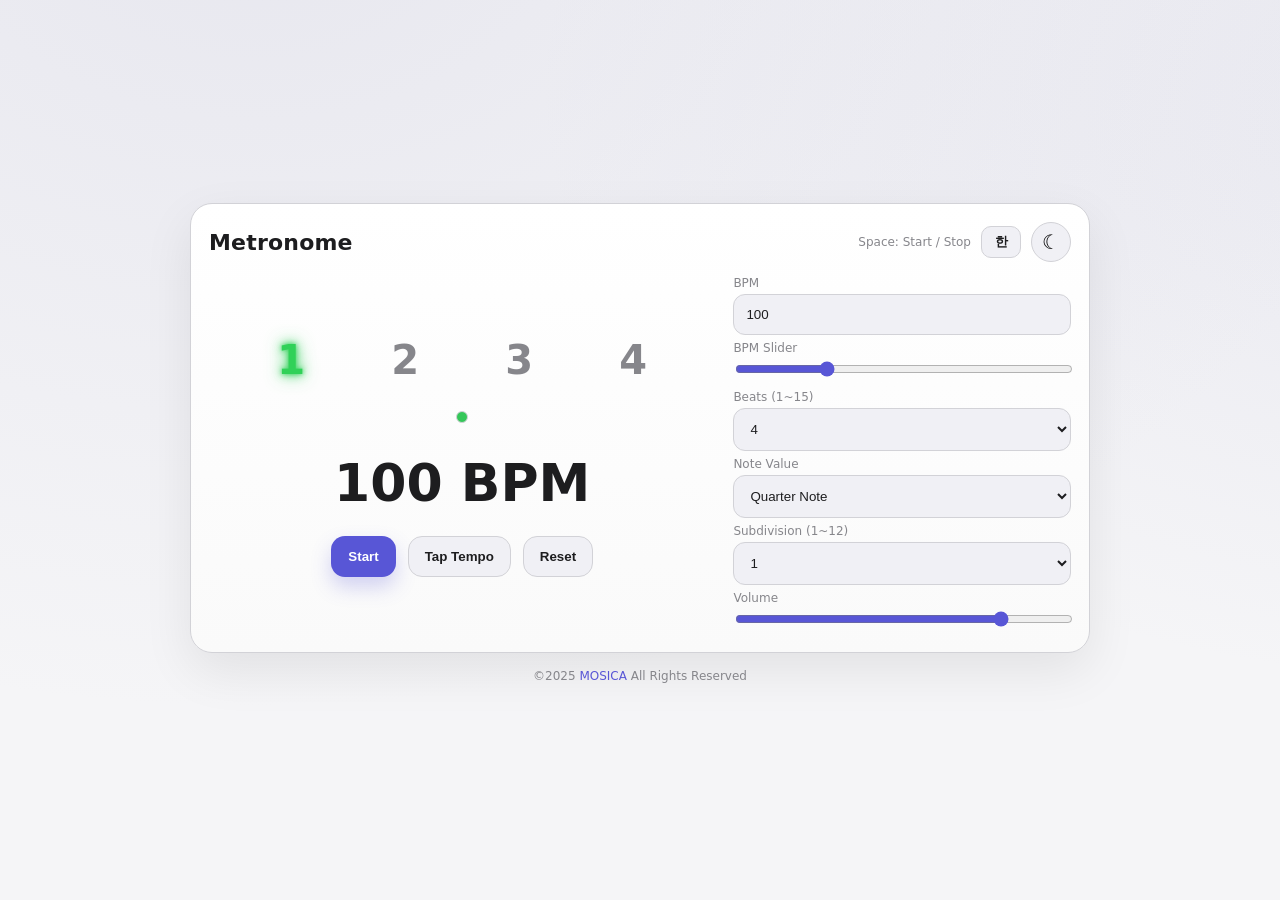
<file: metronome.html>
<!DOCTYPE html>
<html lang="ko" data-theme="light">
<head>
<meta charset="utf-8"/>
<meta content="width=device-width, initial-scale=1, viewport-fit=cover" name="viewport"/>
<title>MOSICA Metronome</title>
<meta id="themeColorMeta" content="#f5f5f7" name="theme-color"/>
<link rel="icon" type="image/png" sizes="32x32" href="favicon-32.png">
<link rel="icon" type="image/png" sizes="192x192" href="favicon-192.png">
<link rel="apple-touch-icon" sizes="180x180" href="favicon-180.png">
<script>
  // 깜빡임 방지: 페이지 로드 전 테마 + 인증 즉시 적용
  (function(){
    var t = localStorage.getItem('metronome-theme');
    if(t==='dark'){
      document.documentElement.setAttribute('data-theme','dark');
      var m=document.querySelector('#themeColorMeta');
      if(m) m.content='#0b1020';
    }
    // 인증 체크: 로그인 시 12키 카드 + 캘린더 표시
    if(sessionStorage.getItem('chord_lab_auth')){
      document.documentElement.classList.add('authed');
    }
  })();
</script>
<style>
/* ===== Theme Variables ===== */
:root {
  --bg: #f5f5f7;
  --bg-grad1: rgba(200,200,220,.3);
  --bg-grad2: rgba(180,180,210,.2);
  --fg: #1d1d1f;
  --muted: #86868b;
  --accent: #5856d6;
  --accent-shadow: rgba(88,86,214,.25);
  --good: #34c759;
  --ring: #d2d2d7;
  --card: #ffffff;
  --card-grad: #fafafa;
  --input-bg: #f0f0f5;
  --hl: #ff9500;
  --hl-glow: rgba(255,149,0,.8);
  --hl-down: #30d158;
  --hl-down-glow: rgba(48,209,88,.8);
  --confetti-shadow: rgba(0,0,0,.08);
  --col: 60px; --gap: 14px; --row-gap: 12px; --font: 28px;
}
[data-theme="dark"] {
  --bg: #0b1020;
  --bg-grad1: #121735;
  --bg-grad2: #10142b;
  --fg: #f6f7fb;
  --muted: #9aa3b2;
  --accent: #7c5cff;
  --accent-shadow: rgba(124,92,255,.25);
  --good: #7dff6a;
  --ring: #2a3152;
  --card: #151a2e;
  --card-grad: #0f1430;
  --input-bg: #0e1330;
  --hl: #ffd60a;
  --hl-glow: rgba(255,214,10,.9);
  --hl-down: #00ffa6;
  --hl-down-glow: rgba(0,255,166,.9);
  --confetti-shadow: rgba(0,0,0,.28);
}

/* ===== Reset & Base ===== */
*{box-sizing:border-box}
html,body{height:100%}
body{
  -webkit-text-size-adjust:100%;
  margin:0;
  background:
    radial-gradient(1200px 800px at 20% -10%, var(--bg-grad1), transparent),
    radial-gradient(1000px 600px at 120% 10%, var(--bg-grad2), transparent),
    var(--bg);
  color:var(--fg);
  font:16px/1.5 -apple-system,BlinkMacSystemFont,'Segoe UI',Inter,Roboto,system-ui,sans-serif;
  transition: background .3s, color .3s;
}

.page{min-height:100svh;display:flex;align-items:center;justify-content:center;padding:16px}
.shell{width:100%;max-width:900px}
.card{background:linear-gradient(180deg,var(--card),var(--card-grad));border:1px solid var(--ring);border-radius:22px;padding:18px;box-shadow:0 18px 50px var(--confetti-shadow);transition:background .3s, border-color .3s}
header{display:flex;align-items:center;justify-content:space-between;margin-bottom:8px;gap:10px;flex-wrap:wrap}
h1{font-size:22px;margin:0;font-weight:800;letter-spacing:.2px}
h2{margin:4px 0 10px;font-size:18px}

/* ===== Theme Toggle ===== */
.theme-toggle{
  appearance:none;border:none;
  width:40px;height:40px;border-radius:50%;
  background:var(--input-bg);border:1px solid var(--ring);
  cursor:pointer;font-size:20px;line-height:1;
  display:flex;align-items:center;justify-content:center;
  transition:background .3s, border-color .3s;
}
.theme-toggle:hover{background:var(--accent);color:#fff;border-color:transparent}
.theme-icon-light,.theme-icon-dark{display:none}
:root .theme-icon-light{display:inline}
[data-theme="dark"] .theme-icon-light{display:none}
[data-theme="dark"] .theme-icon-dark{display:inline}

/* ===== Layout ===== */
.grid{display:grid;gap:18px;grid-template-columns:1fr}
@media (min-width:920px){ .grid{grid-template-columns:1.2fr .8fr} }
.viz{display:flex;flex-direction:column;align-items:center;justify-content:center;gap:14px;padding:8px}
.bpm{font-size:52px;font-weight:900;text-align:center;margin-top:2px}

.row{display:flex;gap:12px;align-items:center;flex-wrap:wrap;justify-content:center}
.btn{appearance:none;border:1px solid var(--ring);background:var(--input-bg);color:var(--fg);padding:12px 16px;border-radius:14px;cursor:pointer;font-weight:700;transition:background .2s, border-color .2s, color .2s}
.btn:hover{opacity:.85}
.btn.primary{background:var(--accent);border-color:transparent!important;color:#fff;box-shadow:0 10px 20px var(--accent-shadow)}

label{font-size:12px;color:var(--muted)}
input[type="number"],select{width:100%;padding:12px;border-radius:12px;border:1px solid var(--ring);background:var(--input-bg);color:var(--fg);outline:none;transition:background .3s, border-color .3s, color .3s}
input[type="range"]{width:100%;accent-color:var(--accent)}
textarea{transition:background .3s, border-color .3s, color .3s}
footer{margin-top:14px;color:var(--muted);font-size:12px;text-align:center;word-break:keep-all;overflow-wrap:anywhere}
footer a{color:var(--accent);text-decoration:none}

/* ===== Beat Numbers ===== */
.beats{width:100%;padding-inline:12px;box-sizing:border-box;margin:8px 0}
.beats.grid{display:grid;grid-template-columns:repeat(var(--per-row), var(--col));grid-auto-rows:1fr;column-gap:var(--gap);row-gap:var(--row-gap);justify-content:center;align-content:center}
.beat{display:flex;align-items:center;justify-content:center;width:var(--col);height:1.2em;font-weight:900;font-size:var(--font);line-height:1;user-select:none;position:relative;color:var(--muted)}
.beat.active{color:var(--hl);text-shadow:0 0 4px var(--hl-glow),0 0 10px var(--hl-glow),0 0 18px var(--hl-glow)}
.beat.down{color:var(--good)}
.beat.down.active{color:var(--hl-down);text-shadow:0 0 4px var(--hl-down-glow),0 0 10px var(--hl-down-glow),0 0 18px var(--hl-down-glow)}

.subdots{display:flex;gap:10px;justify-content:center;align-items:center;min-height:22px;flex-wrap:nowrap;overflow:hidden;padding-inline:8px}
.subdot{width:12px;height:12px;border-radius:50%;border:1px solid var(--ring);background:var(--input-bg);opacity:.6;transition:opacity .12s ease,background .12s}
.subdot.on{background:var(--good);opacity:1}

/* ===== Auth-gated sections ===== */
#keysCard, #practiceCalendar { display: none; }
html.authed #keysCard, html.authed #practiceCalendar { display: block; }

/* ===== 12-Key Cards ===== */
#keysCard{padding-bottom:16px;position:relative;overflow:hidden}
#keyCards{gap:10px}
#keysActions{flex-wrap:wrap;gap:12px}
#randomResult{font-weight:800;font-size:18px;margin-top:10px;min-height:28px}
.btn:disabled{opacity:.5;cursor:not-allowed}
.btn.key{transition:transform .12s ease,box-shadow .12s ease,background .12s ease}
.btn.key.rolling{box-shadow:0 0 0 3px var(--accent) inset,0 0 18px var(--accent-shadow);transform:translateY(-2px) scale(1.02)}
.btn.key.win{animation:key-pop .6s ease}
@keyframes key-pop{0%{transform:scale(.92)}50%{transform:scale(1.08)}100%{transform:scale(1)}}
#keysCard .btn.key[data-checked="true"]{background:var(--good)!important;color:#000!important;border-color:transparent!important}
#keysCard .btn.key[data-checked="true"].last{background:var(--accent)!important;color:#fff!important;border-color:transparent!important;box-shadow:0 0 0 3px var(--accent) inset,0 10px 20px var(--accent-shadow)}

/* Confetti */
.confetti{position:absolute;top:0;left:0;width:100%;height:100%;pointer-events:none;overflow:hidden;z-index:2}
.confetti i{position:absolute;top:-10px;width:8px;height:14px;background:currentColor;opacity:.9;transform:rotate(0deg)}
@keyframes fall{to{transform:translateY(120%) rotate(540deg);opacity:.95}}

/* ===== Calendar ===== */
.cal-head{font-size:12px;color:var(--muted);text-align:center}
.cal-cell{min-height:70px;border:1px solid var(--ring);border-radius:12px;padding:6px;position:relative;background:var(--input-bg);display:flex;flex-direction:column;gap:6px;cursor:pointer;transition:background .2s, border-color .2s}
.cal-cell:hover{border-color:var(--accent)}
.cal-cell.today{outline:2px solid var(--accent)}
.cal-cell.selected{background:var(--accent);color:#fff}
.cal-cell.selected .cal-date{color:#fff}
.cal-date{font-size:12px;color:var(--muted)}
.cal-dots{display:flex;gap:4px;flex-wrap:wrap}
.cal-dot{width:8px;height:8px;border-radius:50%;background:var(--good)}
.cal-empty{opacity:.45;cursor:default}
.cal-empty:hover{border-color:var(--ring)}
.entry-item{padding:8px;border:1px solid var(--ring);border-radius:10px;background:var(--input-bg);margin-bottom:6px;transition:background .3s, border-color .3s}
.entry-item small{color:var(--muted)}
.checkbox{display:inline-flex;align-items:center;gap:6px;background:var(--input-bg);border:1px solid var(--ring);padding:6px 10px;border-radius:10px;cursor:pointer;transition:background .3s, border-color .3s}
.checkbox input{accent-color:var(--accent)}

.kbd{font-size:12px;color:var(--muted)}

/* ===== Responsive ===== */
@media (max-width:560px){
  .bpm{font-size:42px}
  .btn{padding:10px 12px;border-radius:12px}
  input[type="number"],select,input[type="range"]{font-size:16px}
}
</style>
</head>
<body>
<div class="page">
<div class="shell">

<!-- ===== Metronome Card ===== -->
<div class="card">
  <header>
    <h1 data-i18n="title">메트로놈</h1>
    <div style="display:flex;align-items:center;gap:10px">
      <div class="kbd" data-i18n="kbd_hint">Space: Start / Stop</div>
      <button class="btn" id="langBtn" style="padding:6px 12px;border-radius:10px;font-size:13px;font-weight:700;min-width:40px">EN</button>
      <button class="theme-toggle" id="themeBtn" title="Toggle Theme">
        <span class="theme-icon-light">&#9790;</span>
        <span class="theme-icon-dark">&#9728;</span>
      </button>
    </div>
  </header>

  <section class="grid">
    <div class="viz">
      <div class="beats grid" id="beats"></div>
      <div class="subdots" id="subdots"></div>
      <div class="bpm"><span id="bpmNow">100</span> BPM</div>
      <div class="row">
        <button class="btn primary" id="startBtn" data-i18n="start">시작</button>
        <button class="btn" id="tapBtn" data-i18n="tap_tempo">탭 템포</button>
        <button class="btn" id="resetBtn" data-i18n="reset">초기화</button>
      </div>
    </div>
    <div class="controls">
      <div>
        <label for="bpm">BPM</label>
        <input id="bpm" inputmode="numeric" max="300" min="30" step="1" type="number" value="100"/>
      </div>
      <div>
        <label for="bpmRange" data-i18n="bpm_slider">BPM 슬라이더</label>
        <input id="bpmRange" max="300" min="30" type="range" value="100"/>
      </div>
      <div>
        <label for="numBeats" data-i18n="beats_label">박자 (1~15)</label>
        <select id="numBeats"></select>
      </div>
      <div>
        <label for="unitNote" data-i18n="note_value">음표 단위</label>
        <select id="unitNote">
          <option value="2" data-i18n="half_note">2분음표</option>
          <option selected value="4" data-i18n="quarter_note">4분음표</option>
          <option value="8" data-i18n="eighth_note">8분음표</option>
          <option value="16" data-i18n="sixteenth_note">16분음표</option>
        </select>
      </div>
      <div>
        <label for="divs" data-i18n="subdivision">세분화 (1~12)</label>
        <select id="divs"></select>
      </div>
      <div>
        <label for="vol" data-i18n="volume">볼륨</label>
        <input id="vol" max="1" min="0" step="0.01" type="range" value="0.8"/>
      </div>
    </div>
  </section>
</div>

<!-- ===== 12-Key Random Cards ===== -->
<div class="card" id="keysCard" style="margin-top:16px">
  <h2 data-i18n="keys_title">12키 랜덤 카드</h2>
  <div class="row" id="keyCards" style="justify-content:flex-start"></div>
  <div class="row" id="keysActions" style="margin-top:12px">
    <button class="btn primary" id="randomKeyBtn" data-i18n="random_pick">랜덤 뽑기</button>
    <button class="btn" id="resetCheckedBtn" data-i18n="reset_checked">체크 초기화</button>
  </div>
  <div style="font-size:12px;color:var(--muted);margin-top:6px" data-i18n="keys_hint">체크된 키는 랜덤 뽑기에서 제외됩니다. (검은 건반은 샵/플랫 표기)</div>
  <div id="randomResult"></div>
</div>

<!-- ===== Practice Calendar ===== -->
<div class="card" id="practiceCalendar" style="margin-top:16px">
  <div style="display:flex;align-items:center;justify-content:space-between;gap:8px;flex-wrap:wrap">
    <h2 style="margin:0" data-i18n="cal_title">연습 캘린더</h2>
    <div class="row" style="justify-content:flex-end">
      <button class="btn" id="prevMonthBtn">&#9664;</button>
      <div id="monthTitle" style="min-width:140px;text-align:center;font-weight:800"></div>
      <button class="btn" id="nextMonthBtn">&#9654;</button>
      <button class="btn" id="exportCsvBtn" title="Export CSV">CSV</button>
    </div>
  </div>
  <div id="calGrid" style="display:grid;grid-template-columns:repeat(7,1fr);gap:8px;margin-top:12px"></div>
  <div id="calDetails" style="margin-top:12px">
    <h3 id="selectedDateTitle" style="margin:6px 0 8px;font-size:16px" data-i18n="today_label">오늘</h3>
    <div id="entriesList" style="margin-bottom:8px;color:var(--muted)"></div>
    <div class="row" style="justify-content:flex-start;gap:10px">
      <div>
        <label data-i18n="key_multiple">키 (복수 선택)</label>
        <button class="btn" id="syncKeysFromCardsBtn" style="margin-left:12px;margin-bottom:10px;padding:4px 12px;border-radius:8px;font-weight:bold" data-i18n="sync_keys">12키 동기화</button>
        <div class="row" id="keysChecklist" style="justify-content:flex-start;gap:8px"></div>
      </div>
      <div>
        <label for="calBpmFrom" data-i18n="tempo_range">템포 (BPM 범위)</label>
        <div style="display:flex;align-items:center;gap:8px;margin-top:6px">
          <input id="calBpmFrom" max="300" min="30" step="1" style="width:100px;padding:10px 14px;border-radius:12px" type="number"/>
          <span style="font-weight:800">&ndash;</span>
          <input id="calBpmTo" max="300" min="30" step="1" style="width:100px;padding:10px 14px;border-radius:12px" type="number"/>
        </div>
      </div>
    </div>
    <div style="margin-top:8px">
      <label for="calNote" data-i18n="what_practice">무엇을 연습했나요?</label>
      <textarea id="calNote" rows="3" style="width:100%;padding:10px;border-radius:12px;border:1px solid var(--ring);background:var(--input-bg);color:var(--fg);resize:vertical"></textarea>
    </div>
    <div class="row" style="justify-content:flex-end;margin-top:10px">
      <button class="btn primary" id="saveEntryBtn" data-i18n="save_date">날짜에 저장</button>
      <button class="btn" id="clearDayBtn" data-i18n="clear_date">날짜 초기화</button>
    </div>
  </div>
</div>

<footer>
  <p>&copy;2025 <a href="https://www.mosica-b.com" target="_blank">MOSICA</a> All Rights Reserved</p>
</footer>

</div>
</div>

<script>
// ===== Theme Toggle =====
(function(){
  const btn = document.getElementById('themeBtn');
  const meta = document.getElementById('themeColorMeta');
  function applyTheme(theme){
    document.documentElement.setAttribute('data-theme', theme);
    meta.content = theme==='dark' ? '#0b1020' : '#f5f5f7';
    localStorage.setItem('metronome-theme', theme);
  }
  btn.addEventListener('click', ()=>{
    const cur = document.documentElement.getAttribute('data-theme');
    applyTheme(cur==='dark' ? 'light' : 'dark');
  });
})();

// ===== i18n =====
const I18N = {
  ko: {
    title: '메트로놈', kbd_hint: '스페이스: 시작 / 정지',
    start: '시작', stop: '정지', tap_tempo: '탭 템포', reset: '초기화',
    bpm_slider: 'BPM 슬라이더', beats_label: '박자 (1~15)',
    note_value: '음표 단위', half_note: '2분음표', quarter_note: '4분음표',
    eighth_note: '8분음표', sixteenth_note: '16분음표',
    subdivision: '세분화 (1~12)', volume: '볼륨',
    keys_title: '12키 랜덤 카드', random_pick: '랜덤 뽑기',
    reset_checked: '체크 초기화',
    keys_hint: '체크된 키는 랜덤 뽑기에서 제외됩니다. (검은 건반은 샵/플랫 표기)',
    all_done: '모든 키 완료!',
    cal_title: '연습 캘린더',
    key_multiple: '키 (복수 선택)', sync_keys: '12키 동기화',
    tempo_range: '템포 (BPM 범위)', what_practice: '무엇을 연습했나요?',
    save_date: '날짜에 저장', clear_date: '날짜 초기화',
    no_entries: '아직 기록이 없습니다.', today_label: '오늘',
    delete_btn: '삭제',
    entry_key: '키:', entry_tempo: '템포:', entry_notes: '메모:',
    days: ['일','월','화','수','목','금','토']
  },
  en: {
    title: 'Metronome', kbd_hint: 'Space: Start / Stop',
    start: 'Start', stop: 'Stop', tap_tempo: 'Tap Tempo', reset: 'Reset',
    bpm_slider: 'BPM Slider', beats_label: 'Beats (1~15)',
    note_value: 'Note Value', half_note: 'Half Note', quarter_note: 'Quarter Note',
    eighth_note: 'Eighth Note', sixteenth_note: 'Sixteenth Note',
    subdivision: 'Subdivision (1~12)', volume: 'Volume',
    keys_title: '12-Key Random Cards', random_pick: 'Random Pick',
    reset_checked: 'Reset Checked',
    keys_hint: 'Checked keys will be excluded from random picks. (Black keys show sharp/flat notation)',
    all_done: 'All keys completed!',
    cal_title: 'Practice Calendar',
    key_multiple: 'Key (multiple)', sync_keys: 'Sync 12-Key',
    tempo_range: 'Tempo (BPM range)', what_practice: 'What did you practice?',
    save_date: 'Save to Date', clear_date: 'Clear Date',
    no_entries: 'No entries yet.', today_label: 'Today',
    delete_btn: 'Delete',
    entry_key: 'Key:', entry_tempo: 'Tempo:', entry_notes: 'Notes:',
    days: ['Sun','Mon','Tue','Wed','Thu','Fri','Sat']
  }
};

let currentLang = (function(){
  const saved = localStorage.getItem('metronome-lang');
  if(saved === 'ko' || saved === 'en') return saved;
  const nav = (navigator.language || navigator.userLanguage || '').toLowerCase();
  return nav.startsWith('ko') ? 'ko' : 'en';
})();

function t(key){ return (I18N[currentLang] || I18N.ko)[key] || key; }

function applyI18n(){
  document.querySelectorAll('[data-i18n]').forEach(el => {
    const key = el.getAttribute('data-i18n');
    el.textContent = t(key);
  });
  document.getElementById('langBtn').textContent = currentLang === 'ko' ? 'EN' : '한';
  document.documentElement.lang = currentLang;
  // update dynamic parts (may not exist on first call due to let TDZ)
  try {
    const sb = document.getElementById('startBtn');
    if(sb) sb.textContent = isPlaying ? t('stop') : t('start');
    if(typeof _renderMonth === 'function') _renderMonth();
    if(typeof _renderEntries === 'function') _renderEntries();
  } catch(e) {}
}

document.getElementById('langBtn').addEventListener('click', () => {
  currentLang = currentLang === 'ko' ? 'en' : 'ko';
  localStorage.setItem('metronome-lang', currentLang);
  applyI18n();
});
applyI18n();

// ===== Metronome Core =====
let audioCtx=null, masterGain, isPlaying=false, nextTickTime=0, tickInMeasure=0, scheduleTimer, resyncTimer;
const scheduleAhead=0.10;
const state={ bpm:100, beats:4, unit:4, divs:1, tapTimes:[], gain:0.85 };

const $=id=>document.getElementById(id);
function initAudio(){
  if(audioCtx) return;
  const C=window.AudioContext||window.webkitAudioContext;
  audioCtx=new C();
  masterGain=audioCtx.createGain();
  masterGain.gain.value=state.gain;
  masterGain.connect(audioCtx.destination);
}

const spb=()=>(60/state.bpm)*(4/state.unit);
const spd=()=>spb()/state.divs;

function scheduleClick(time, kind){
  const osc=audioCtx.createOscillator();
  const g=audioCtx.createGain();
  osc.type='sine';
  let f=1600;
  if(kind==='downbeat') f=2000;
  else if(kind==='sub') f=1200;
  const now=time, a=0.003, d=0.045;
  g.gain.setValueAtTime(0.0001, now);
  g.gain.exponentialRampToValueAtTime(0.8, now+a);
  g.gain.exponentialRampToValueAtTime(0.0001, now+a+d);
  osc.frequency.setValueAtTime(f, now);
  osc.connect(g).connect(masterGain);
  osc.start(now);
  osc.stop(now+a+d+0.02);
}

function effectiveWidth(el){return Math.max(0,Math.round(el.getBoundingClientRect().width))}

function fitBeatsToRow(container, count){
  const wrapWidth=effectiveWidth(container);
  const n=Math.max(1,Math.min(15,count));
  const shouldWrap=n>=10;
  const safe=12;
  const inner=Math.max(0,wrapWidth-safe*2);
  const perRow=shouldWrap?Math.ceil(n/2):n;
  const gap=(wrapWidth<400)?10:14;
  let col=(inner-gap*(perRow-1))/perRow;
  col=Math.max(24,Math.min(100,Math.floor(col)));
  let font=Math.floor(col*0.48);
  font=Math.max(16,Math.min(40,font));
  container.style.setProperty('--col',col+'px');
  container.style.setProperty('--gap',gap+'px');
  container.style.setProperty('--font',font+'px');
  container.style.setProperty('--per-row',perRow);
  container.style.paddingInline=safe+'px';
  container.classList.add('grid');
}

function build(){
  const beatsWrap=$('beats'), subdots=$('subdots');
  beatsWrap.innerHTML='';
  for(let i=0;i<state.beats;i++){
    const d=document.createElement('div');
    d.className='beat'+(i===0?' down':'');
    d.textContent=i+1;
    beatsWrap.appendChild(d);
  }
  subdots.innerHTML='';
  for(let i=0;i<state.divs;i++){
    const s=document.createElement('span');
    s.className='subdot';
    subdots.appendChild(s);
  }
  setActive(0,0);
  fitBeatsToRow(beatsWrap, state.beats);
}

function setActive(beatIdx, subIdx){
  const beatsWrap=$('beats'), subdots=$('subdots');
  [...beatsWrap.children].forEach((el,i)=>el.classList.toggle('active',i===beatIdx));
  [...subdots.children].forEach((el,i)=>el.classList.toggle('on',i===subIdx));
  $('bpmNow').textContent=state.bpm;
}

function schedule(){
  while(audioCtx && nextTickTime<audioCtx.currentTime+scheduleAhead){
    const pos=tickInMeasure%state.divs;
    const beatIndex=Math.floor(tickInMeasure/state.divs);
    const kind=(pos===0)?(beatIndex===0?'downbeat':'beat'):'sub';
    scheduleClick(nextTickTime, kind);
    requestAnimationFrame(()=>setActive(beatIndex, pos));
    nextTickTime+=spd();
    tickInMeasure++;
    if(tickInMeasure>=state.beats*state.divs) tickInMeasure=0;
  }
}

function start(){
  initAudio();
  if(!audioCtx) return;
  if(audioCtx.state!=='running') try{audioCtx.resume()}catch(e){}
  isPlaying=true;
  nextTickTime=audioCtx.currentTime+0.05;
  tickInMeasure=0;
  scheduleTimer=setInterval(schedule,20);
  $('startBtn').textContent=t('stop');
}
function stop(){
  isPlaying=false;
  clearInterval(scheduleTimer);
  $('startBtn').textContent=t('start');
}

function gentleResync(delayMs=60){
  if(!audioCtx||!isPlaying) return;
  if(resyncTimer) clearTimeout(resyncTimer);
  resyncTimer=setTimeout(()=>{nextTickTime=audioCtx.currentTime+0.05;tickInMeasure=0;},delayMs);
}

function setBpm(n){const v=Math.max(30,Math.min(300,Math.round(Number(n)||state.bpm)));state.bpm=v;syncBpmInputs();gentleResync(60)}
function setBeats(v){state.beats=Math.max(1,Math.min(15,parseInt(v,10)||4));build();gentleResync(80)}
function setUnit(v){state.unit=parseInt(v,10)||4;gentleResync(80)}
function setDivs(v){state.divs=Math.max(1,Math.min(12,parseInt(v,10)||1));build();gentleResync(80)}

function syncBpmInputs(){
  ['bpm','bpmRange','bpmNow'].forEach(id=>{
    const el=$(id);
    if(!el) return;
    if(id==='bpmNow') el.textContent=state.bpm;
    else el.value=state.bpm;
  });
}

// Controls
$('startBtn').addEventListener('click',()=>isPlaying?stop():start());
$('tapBtn').addEventListener('click',()=>{
  const now=performance.now();
  const t=state.tapTimes;
  const last=t[t.length-1];
  if(!last||now-last>2000){state.tapTimes=[now];return}
  t.push(now);
  if(t.length>6)t.shift();
  const ints=[];
  for(let i=1;i<t.length;i++) ints.push(t[i]-t[i-1]);
  const avg=ints.reduce((a,b)=>a+b,0)/ints.length;
  setBpm(60000/avg);
});
$('resetBtn').addEventListener('click',()=>{setBpm(100);setBeats(4);setUnit(4);setDivs(1)});

$('bpm').addEventListener('input',e=>setBpm(e.target.value));
$('bpmRange').addEventListener('input',e=>setBpm(e.target.value));
$('numBeats').addEventListener('change',e=>setBeats(e.target.value));
$('unitNote').addEventListener('change',e=>setUnit(e.target.value));
$('divs').addEventListener('change',e=>setDivs(e.target.value));
$('vol').addEventListener('input',e=>{
  if(!audioCtx) return;
  masterGain.gain.setValueAtTime(Number(e.target.value),audioCtx.currentTime);
  state.gain=Number(e.target.value);
});

// Resize
let lastW=null;
const beatsEl=$('beats');
function recalc(){const w=effectiveWidth(beatsEl);if(lastW===null||Math.abs(w-lastW)>2){lastW=w;fitBeatsToRow(beatsEl,state.beats)}}
window.addEventListener('resize',()=>recalc(),{passive:true});
window.addEventListener('orientationchange',()=>setTimeout(recalc,150),{passive:true});
document.addEventListener('visibilitychange',()=>{if(!document.hidden) setTimeout(recalc,100)});

// Init from URL params & selects
(function init(){
  const params=new URLSearchParams(location.search);
  const pBpm=parseInt(params.get('bpm'),10);
  const pBeats=parseInt(params.get('beats'),10);
  if(pBpm>=30&&pBpm<=300) state.bpm=pBpm;
  if(pBeats>=1&&pBeats<=15) state.beats=pBeats;
  for(let i=1;i<=15;i++){const o=document.createElement('option');o.textContent=String(i);if(i===state.beats) o.selected=true;$('numBeats').appendChild(o)}
  for(let i=1;i<=12;i++){const o=document.createElement('option');o.value=String(i);o.textContent=String(i);if(i===state.divs) o.selected=true;$('divs').appendChild(o)}
  syncBpmInputs();build();recalc();
})();

// Keyboard
window.addEventListener('keydown',(e)=>{
  const el=document.activeElement;
  const typing=el&&(el.tagName==='INPUT'||el.tagName==='TEXTAREA'||el.isContentEditable);
  if(typing) return;
  if(e.code==='Space'){e.preventDefault();isPlaying?stop():start()}
  if((e.key==='+'||e.key==='=')&&!e.metaKey) setBpm(state.bpm+1);
  if(e.key==='-'&&!e.metaKey) setBpm(state.bpm-1);
});

// ===== 12-Key Random Cards =====
(function(){
  const keys=["C","C# / Db","D","D# / Eb","E","F","F# / Gb","G","G# / Ab","A","A# / Bb","B"];
  const LS_KEY='mosica.keyCards.v2';
  const LS_LAST=LS_KEY+'.last';

  function loadLastIndex(){try{const r=localStorage.getItem(LS_LAST);const n=r===null?null:parseInt(r,10);return Number.isInteger(n)?n:null}catch(e){return null}}
  function saveLastIndex(n){try{if(n==null)localStorage.removeItem(LS_LAST);else localStorage.setItem(LS_LAST,String(n))}catch(e){}}

  const wrap=$('keyCards');
  const resultEl=$('randomResult');
  const resetBtn=$('resetCheckedBtn');
  const randomBtn=$('randomKeyBtn');

  function load(){
    try{
      const s=JSON.parse(localStorage.getItem(LS_KEY)||'[]');
      try{lastCheckedIndex=loadLastIndex()}catch(e){}
      return Array.isArray(s)&&s.length===keys.length?s:Array(keys.length).fill(false);
    }catch(e){try{lastCheckedIndex=loadLastIndex()}catch(_){}return Array(keys.length).fill(false)}
  }
  function save(arr){try{localStorage.setItem(LS_KEY,JSON.stringify(arr))}catch(e){}}

  let keyState=load();
  let lastCheckedIndex=loadLastIndex();

  function render(){
    wrap.innerHTML='';
    keys.forEach((label,idx)=>{
      const b=document.createElement('button');
      b.className='btn key';
      b.dataset.idx=String(idx);
      if(keyState[idx]) b.setAttribute('data-checked','true');
      if(keyState[idx]&&lastCheckedIndex===idx) b.classList.add('last');
      b.style.minWidth='72px';
      b.style.flex='0 0 auto';
      b.textContent=label;
      wrap.appendChild(b);
    });
    randomBtn.disabled=keyState.every(Boolean);
  }

  function makeConfetti(){
    const layer=document.createElement('div');
    layer.className='confetti';
    const colors=['#7c5cff','#ff6b6b','#ffd93d','#6bf178','#4dddf7','#f78cff'];
    for(let i=0;i<28;i++){
      const p=document.createElement('i');
      p.style.left=(Math.random()*100)+'%';
      p.style.color=colors[i%colors.length];
      p.style.animation=`fall ${(0.9+Math.random()*0.8).toFixed(2)}s linear forwards`;
      layer.appendChild(p);
    }
    $('keysCard').appendChild(layer);
    setTimeout(()=>layer.remove(),2000);
  }

  async function pickRandom(){
    const uncheckedIdx=keyState.map((v,i)=>v?null:i).filter(v=>v!==null);
    if(uncheckedIdx.length===0){resultEl.textContent=t('all_done');randomBtn.disabled=true;return}
    randomBtn.disabled=true;
    const seq=[...uncheckedIdx];
    let prevEl=null;
    for(let i=0;i<seq.length;i++){
      const idx=seq[i];
      const el=wrap.querySelector(`button.key[data-idx="${idx}"]`);
      if(prevEl) prevEl.classList.remove('rolling');
      if(el){el.classList.add('rolling');prevEl=el}
      await new Promise(r=>setTimeout(r,35+i*6));
    }
    if(prevEl) prevEl.classList.remove('rolling');
    const finalIdx=uncheckedIdx[Math.floor(Math.random()*uncheckedIdx.length)];
    keyState[finalIdx]=true;
    lastCheckedIndex=finalIdx;
    try{saveLastIndex(finalIdx)}catch(e){}
    save(keyState);
    render();
    const winEl=wrap.querySelector(`button.key[data-idx="${finalIdx}"]`);
    if(winEl) winEl.classList.add('win');
    makeConfetti();
    resultEl.textContent='🎯 '+keys[finalIdx];
    window.lastPickedLabel=keys[finalIdx];
    randomBtn.disabled=keyState.every(Boolean);
    if(randomBtn.disabled) resultEl.textContent=t('all_done');
  }

  wrap.addEventListener('click',(e)=>{
    const btn=e.target.closest('button.key');
    if(!btn) return;
    const idx=Number(btn.dataset.idx);
    keyState[idx]=!keyState[idx];
    if(keyState[idx]) lastCheckedIndex=idx;
    else if(lastCheckedIndex===idx) lastCheckedIndex=null;
    save(keyState);
    render();
  });

  resetBtn.addEventListener('click',()=>{
    keyState=Array(keys.length).fill(false);
    lastCheckedIndex=null;
    try{saveLastIndex(null)}catch(e){}
    save(keyState);
    resultEl.textContent='';
    render();
  });

  randomBtn.addEventListener('click',pickRandom);
  render();
})();

// ===== Practice Calendar =====
(function(){
  const LS_PRACTICE='mosica.practice.v1';
  const KEYS=["C","C# / Db","D","D# / Eb","E","F","F# / Gb","G","G# / Ab","A","A# / Bb","B"];

  const calGrid=$('calGrid');
  const monthTitle=$('monthTitle');
  const selectedDateTitle=$('selectedDateTitle');
  const entriesList=$('entriesList');
  const keysChecklist=$('keysChecklist');
  const calNote=$('calNote');

  function todayISO(){const d=new Date();d.setHours(0,0,0,0);return d.toISOString().slice(0,10)}
  function fmtISO(d){const z=n=>String(n).padStart(2,'0');return `${d.getFullYear()}-${z(d.getMonth()+1)}-${z(d.getDate())}`}
  function loadAll(){try{const r=JSON.parse(localStorage.getItem(LS_PRACTICE)||'{}');return(r&&typeof r==='object')?r:{}}catch(e){return{}}}
  function saveAll(data){try{localStorage.setItem(LS_PRACTICE,JSON.stringify(data))}catch(e){}}

  let db=loadAll();
  let current=new Date();current.setDate(1);
  let selectedISO=todayISO();

  function buildChecklist(){
    keysChecklist.innerHTML='';
    KEYS.forEach(k=>{
      const label=document.createElement('label');
      label.className='checkbox';
      const input=document.createElement('input');
      input.type='checkbox';
      input.value=k;
      label.appendChild(input);
      const txt=document.createElement('span');
      txt.textContent=k;
      label.appendChild(txt);
      keysChecklist.appendChild(label);
    });
  }

  function setChecklistByLabels(labels){
    const set=new Set(labels||[]);
    keysChecklist.querySelectorAll('input[type="checkbox"]').forEach(cb=>{cb.checked=set.has(cb.value)});
  }

  function getChecklistLabels(){
    const arr=[];
    keysChecklist.querySelectorAll('input[type="checkbox"]').forEach(cb=>{if(cb.checked) arr.push(cb.value)});
    return arr;
  }

  function renderMonth(){
    const year=current.getFullYear();
    const month=current.getMonth();
    monthTitle.textContent=`${year}. ${month+1}`;
    calGrid.innerHTML='';
    t('days').forEach(d=>{
      const h=document.createElement('div');
      h.className='cal-head';
      h.textContent=d;
      calGrid.appendChild(h);
    });
    const first=new Date(year,month,1);
    const startWeekday=first.getDay();
    const daysInMonth=new Date(year,month+1,0).getDate();
    for(let i=0;i<startWeekday;i++){
      const empty=document.createElement('div');
      empty.className='cal-cell cal-empty';
      calGrid.appendChild(empty);
    }
    for(let day=1;day<=daysInMonth;day++){
      const date=new Date(year,month,day);
      const iso=fmtISO(date);
      const cell=document.createElement('div');
      cell.className='cal-cell';
      if(iso===todayISO()) cell.classList.add('today');
      if(iso===selectedISO) cell.classList.add('selected');
      cell.dataset.iso=iso;
      const head=document.createElement('div');
      head.className='cal-date';
      head.textContent=day;
      cell.appendChild(head);
      const dotsWrap=document.createElement('div');
      dotsWrap.className='cal-dots';
      const entries=db[iso]||[];
      for(let i=0;i<Math.min(4,entries.length);i++){
        const dot=document.createElement('span');
        dot.className='cal-dot';
        dotsWrap.appendChild(dot);
      }
      cell.appendChild(dotsWrap);
      cell.addEventListener('click',()=>selectDate(iso));
      calGrid.appendChild(cell);
    }
  }

  function selectDate(iso){
    selectedISO=iso;
    selectedDateTitle.textContent=`${iso}`;
    try{
      const bpmNow=(window.state&&window.state.bpm)?window.state.bpm:'';
      const fromEl=$('calBpmFrom');
      const toEl=$('calBpmTo');
      if(fromEl&&toEl){fromEl.value=bpmNow||'';toEl.value=bpmNow||''}
    }catch(e){}
    let keysFromCards=getCheckedKeysFromCards();
    if(iso===todayISO()&&window.lastPickedLabel&&keysFromCards.indexOf(window.lastPickedLabel)===-1){
      keysFromCards=keysFromCards.concat([window.lastPickedLabel]);
    }
    setChecklistByLabels(keysFromCards);
    renderMonth();
    renderEntries();
  }

  function renderEntries(){
    const arr=db[selectedISO]||[];
    if(!arr.length){entriesList.innerHTML='<div>'+t('no_entries')+'</div>';return}
    entriesList.innerHTML='';
    arr.forEach((en,idx)=>{
      const item=document.createElement('div');
      item.className='entry-item';
      const bpmTxt=(en.bpmFrom||en.bpmTo)?((en.bpmFrom&&en.bpmTo&&en.bpmFrom!==en.bpmTo)?`${en.bpmFrom}–${en.bpmTo} BPM`:`${en.bpmFrom||en.bpmTo} BPM`):'-';
      item.innerHTML=`
        <div><strong>${t('entry_key')}</strong> ${(en.keys||[]).join(', ')||'-'}</div>
        <div><strong>${t('entry_tempo')}</strong> ${bpmTxt}</div>
        <div><strong>${t('entry_notes')}</strong></div>
        <div>${en.note?escapeHtml(en.note).replace(/\n/g,'<br>'):'-'}</div>
        <div style="color:var(--muted);font-size:10px;margin-top:4px">${en.time||''}</div>
      `;
      const del=document.createElement('button');
      del.className='btn';
      del.textContent=t('delete_btn');
      del.style.marginTop='6px';
      del.style.fontSize='12px';
      del.style.padding='6px 12px';
      del.addEventListener('click',()=>{
        const next=(db[selectedISO]||[]).filter((_,i)=>i!==idx);
        db[selectedISO]=next;
        if(!next.length) delete db[selectedISO];
        saveAll(db);
        renderMonth();
        renderEntries();
      });
      item.appendChild(del);
      entriesList.appendChild(item);
    });
  }

  function escapeHtml(s){return String(s).replace(/[&<>"']/g,c=>({'&':'&amp;','<':'&lt;','>':'&gt;','"':'&quot;',"'":'&#39;'}[c]))}

  $('saveEntryBtn').addEventListener('click',()=>{
    const keysSel=getChecklistLabels();
    const bpmFrom=$('calBpmFrom')?parseInt($('calBpmFrom').value,10)||null:null;
    const bpmTo=$('calBpmTo')?parseInt($('calBpmTo').value,10)||null:null;
    const note=calNote.value.trim();
    const now=new Date();
    const en={keys:keysSel,bpmFrom,bpmTo,note,time:now.toTimeString().slice(0,5)};
    const arr=db[selectedISO]||[];
    arr.push(en);
    db[selectedISO]=arr;
    saveAll(db);
    calNote.value='';
    renderMonth();
    renderEntries();
  });

  $('clearDayBtn').addEventListener('click',()=>{
    if(!db[selectedISO]) return;
    delete db[selectedISO];
    saveAll(db);
    renderMonth();
    renderEntries();
  });

  $('prevMonthBtn').addEventListener('click',()=>{current.setMonth(current.getMonth()-1);renderMonth()});
  $('nextMonthBtn').addEventListener('click',()=>{current.setMonth(current.getMonth()+1);renderMonth()});

  $('exportCsvBtn').addEventListener('click',()=>{
    const rows=[['date','time','keys','bpm_from','bpm_to','note']];
    Object.keys(db).sort().forEach(date=>{
      (db[date]||[]).forEach(en=>{
        rows.push([date,en.time||'',(en.keys||[]).join(' '),en.bpmFrom||'',en.bpmTo||'',(en.note||'').replace(/\n/g,' ')]);
      });
    });
    const csv=rows.map(r=>r.map(v=>`"${String(v).replace(/"/g,'""')}"`).join(',')).join('\n');
    const blob=new Blob([csv],{type:'text/csv'});
    const url=URL.createObjectURL(blob);
    const a=document.createElement('a');
    a.href=url;
    a.download='practice.csv';
    a.click();
    setTimeout(()=>URL.revokeObjectURL(url),1000);
  });

  function collectKeysFromPageOrStorage(){
    const wrap=$('keyCards');
    const out=[];
    if(wrap){
      wrap.querySelectorAll('button.key').forEach(b=>{
        if(b.getAttribute('data-checked')==='true') out.push(b.textContent.trim());
      });
      if(out.length) return out;
    }
    try{
      let arr=JSON.parse(localStorage.getItem('mosica.keyCards.v2')||'[]');
      if(Array.isArray(arr)&&arr.length===KEYS.length){
        for(let i=0;i<arr.length;i++){if(arr[i]) out.push(KEYS[i])}
        if(out.length) return out;
      }
    }catch(e){}
    return[];
  }

  const syncBtn=$('syncKeysFromCardsBtn');
  if(syncBtn){
    syncBtn.addEventListener('click',()=>{
      setChecklistByLabels(collectKeysFromPageOrStorage());
      calNote?.scrollIntoView({behavior:'smooth',block:'nearest'});
    });
  }

  // expose for i18n re-render
  window._renderMonth = renderMonth;
  window._renderEntries = renderEntries;

  buildChecklist();
  renderMonth();
  selectDate(todayISO());
})();

function getCheckedKeysFromCards(){
  const KEYS=["C","C# / Db","D","D# / Eb","E","F","F# / Gb","G","G# / Ab","A","A# / Bb","B"];
  try{
    const arr=JSON.parse(localStorage.getItem('mosica.keyCards.v2')||'[]');
    if(!Array.isArray(arr)||arr.length!==KEYS.length) return[];
    const out=[];
    for(let i=0;i<KEYS.length;i++){if(arr[i]) out.push(KEYS[i])}
    return out;
  }catch(e){return[]}
}
</script>
</body>
</html>
</file>
